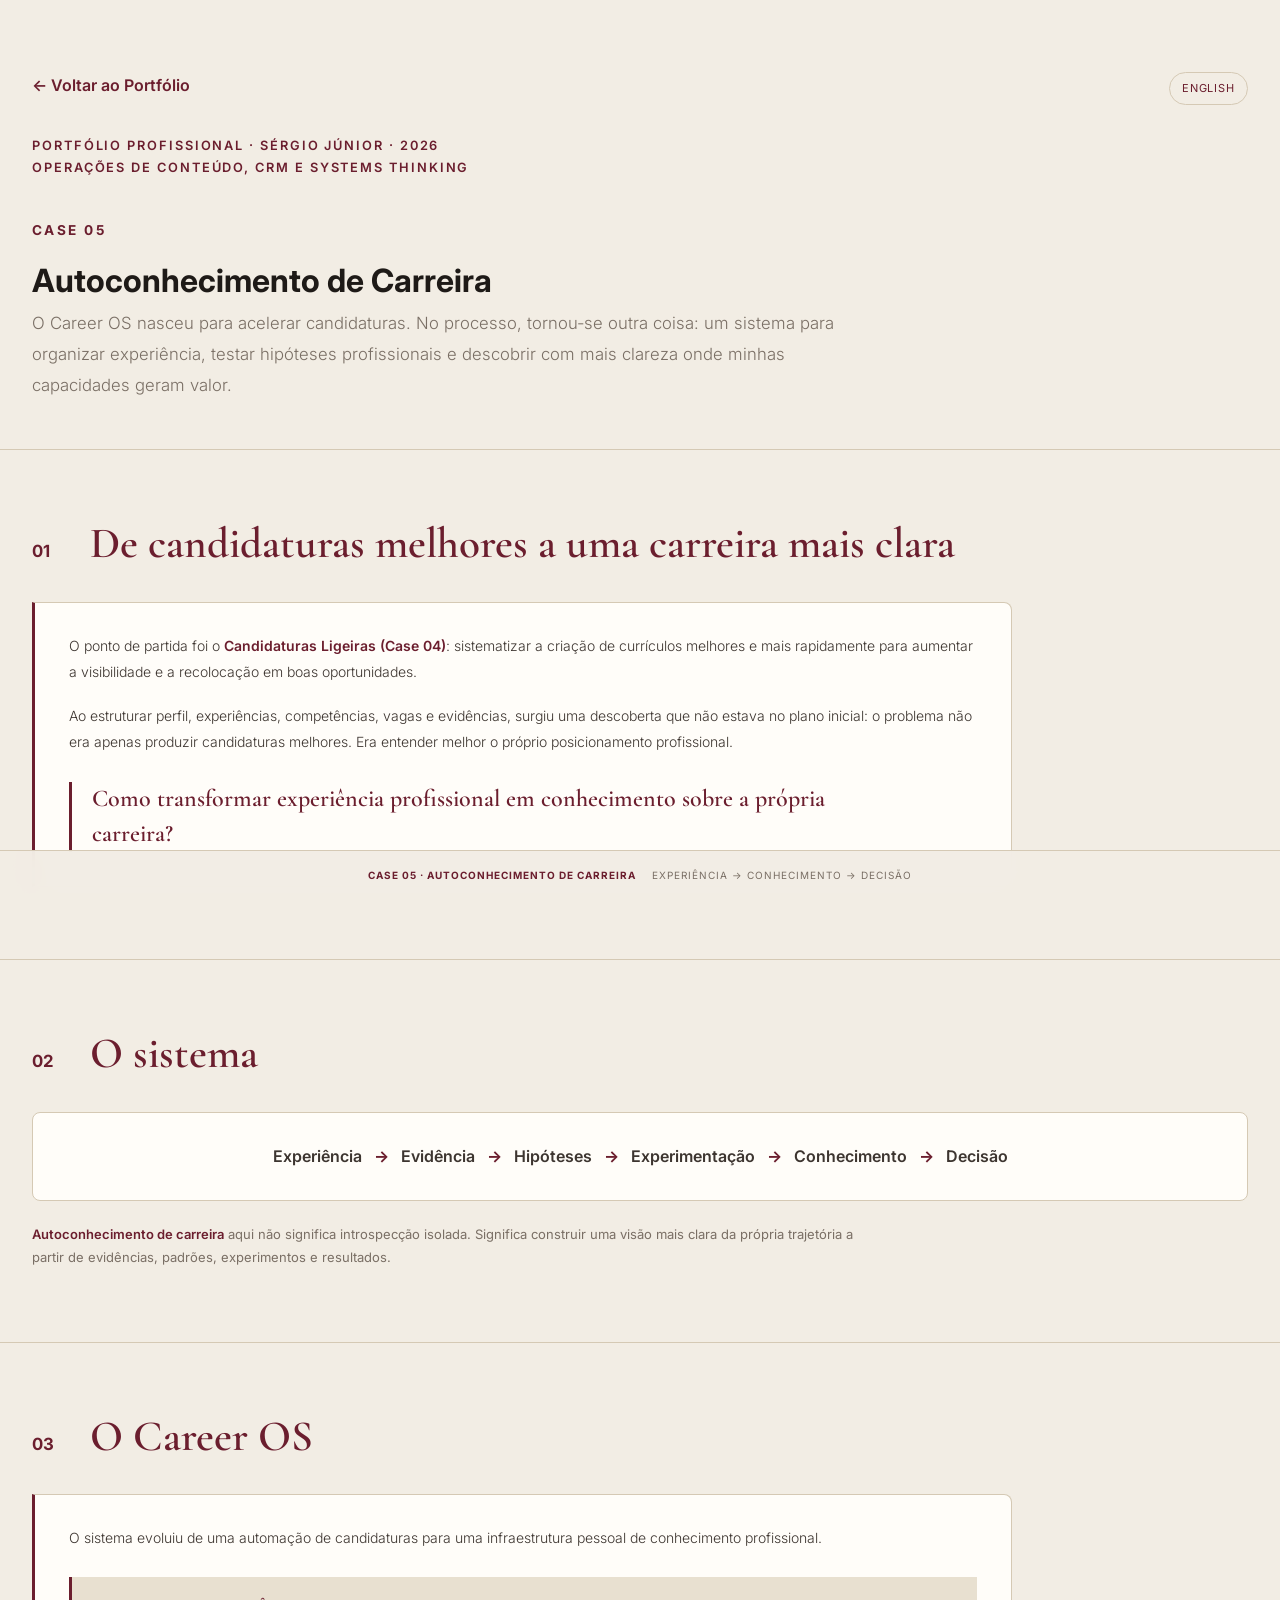
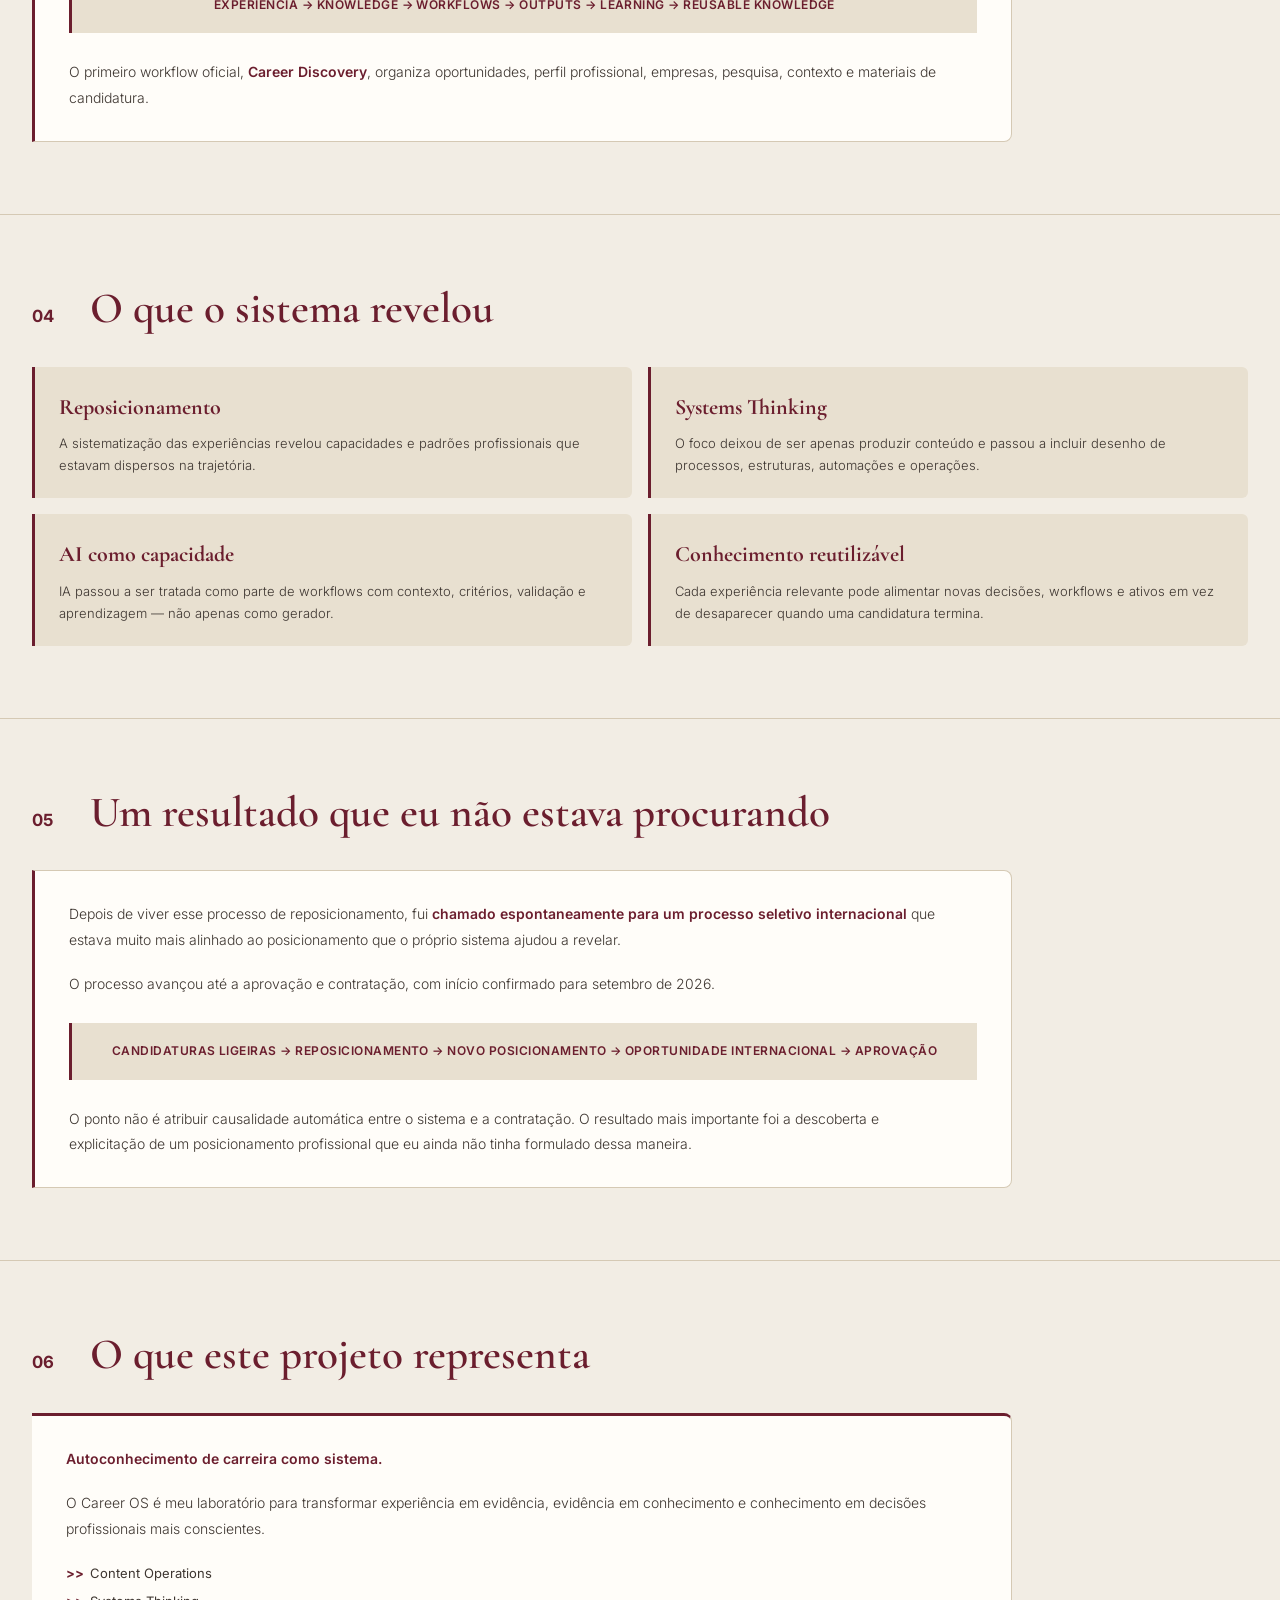
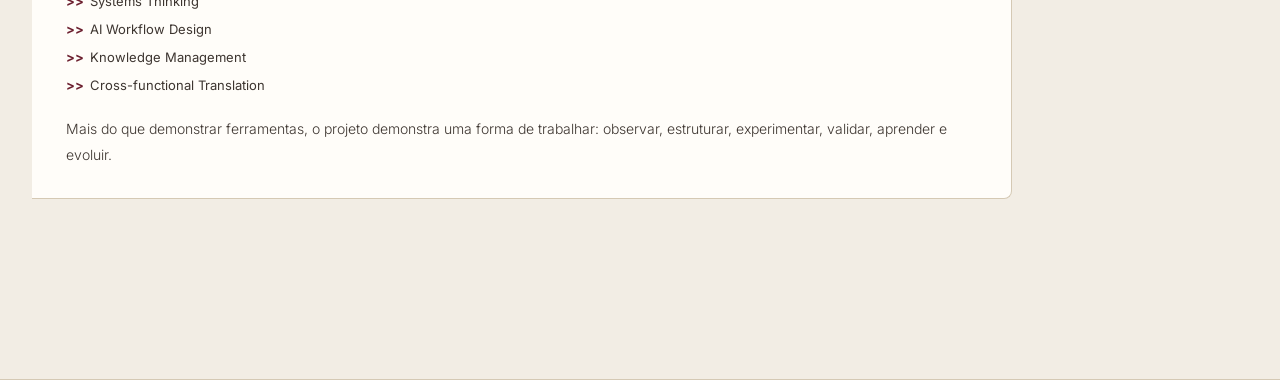
<file: case05/index.html>
<!DOCTYPE html>
<html lang="pt-BR">
<head><meta charset="UTF-8"><meta name="viewport" content="width=device-width, initial-scale=1.0"><title>Case 05 | Autoconhecimento de Carreira | Sérgio Júnior</title><link rel="stylesheet" href="style.css"></head>
<body>
<header class="topbar"><div class="topbar-content">
<a href="../" class="back-link">← Voltar ao Portfólio</a><a href="../en/case05/" class="lang-switch">English</a>
<div class="portfolio-meta">PORTFÓLIO PROFISSIONAL · SÉRGIO JÚNIOR · 2026<br>OPERAÇÕES DE CONTEÚDO, CRM E SYSTEMS THINKING</div>
<div class="hero-kicker">CASE 05</div><h1>Autoconhecimento de Carreira</h1>
<p class="intro-text">O Career OS nasceu para acelerar candidaturas. No processo, tornou-se outra coisa: um sistema para organizar experiência, testar hipóteses profissionais e descobrir com mais clareza onde minhas capacidades geram valor.</p>
</div></header>
<main>
<section class="step-section"><div class="step-header"><span class="step-number">01</span><h2>De candidaturas melhores a uma carreira mais clara</h2></div><div class="card"><p>O ponto de partida foi o <strong>Candidaturas Ligeiras (Case 04)</strong>: sistematizar a criação de currículos melhores e mais rapidamente para aumentar a visibilidade e a recolocação em boas oportunidades.</p><p>Ao estruturar perfil, experiências, competências, vagas e evidências, surgiu uma descoberta que não estava no plano inicial: o problema não era apenas produzir candidaturas melhores. Era entender melhor o próprio posicionamento profissional.</p><div class="highlight-quote">Como transformar experiência profissional em conhecimento sobre a própria carreira?</div></div></section>
<section class="step-section"><div class="step-header"><span class="step-number">02</span><h2>O sistema</h2></div><div class="flow"><div>Experiência</div><span>→</span><div>Evidência</div><span>→</span><div>Hipóteses</div><span>→</span><div>Experimentação</div><span>→</span><div>Conhecimento</div><span>→</span><div>Decisão</div></div><p class="section-note"><strong>Autoconhecimento de carreira</strong> aqui não significa introspecção isolada. Significa construir uma visão mais clara da própria trajetória a partir de evidências, padrões, experimentos e resultados.</p></section>
<section class="step-section"><div class="step-header"><span class="step-number">03</span><h2>O Career OS</h2></div><div class="card"><p>O sistema evoluiu de uma automação de candidaturas para uma infraestrutura pessoal de conhecimento profissional.</p><div class="mini-flow">EXPERIÊNCIA → KNOWLEDGE → WORKFLOWS → OUTPUTS → LEARNING → REUSABLE KNOWLEDGE</div><p>O primeiro workflow oficial, <strong>Career Discovery</strong>, organiza oportunidades, perfil profissional, empresas, pesquisa, contexto e materiais de candidatura.</p></div></section>
<section class="step-section"><div class="step-header"><span class="step-number">04</span><h2>O que o sistema revelou</h2></div><div class="grid"><article><h3>Reposicionamento</h3><p>A sistematização das experiências revelou capacidades e padrões profissionais que estavam dispersos na trajetória.</p></article><article><h3>Systems Thinking</h3><p>O foco deixou de ser apenas produzir conteúdo e passou a incluir desenho de processos, estruturas, automações e operações.</p></article><article><h3>AI como capacidade</h3><p>IA passou a ser tratada como parte de workflows com contexto, critérios, validação e aprendizagem — não apenas como gerador.</p></article><article><h3>Conhecimento reutilizável</h3><p>Cada experiência relevante pode alimentar novas decisões, workflows e ativos em vez de desaparecer quando uma candidatura termina.</p></article></div></section>
<section class="step-section"><div class="step-header"><span class="step-number">05</span><h2>Um resultado que eu não estava procurando</h2></div><div class="card"><p>Depois de viver esse processo de reposicionamento, fui <strong>chamado espontaneamente para um processo seletivo internacional</strong> que estava muito mais alinhado ao posicionamento que o próprio sistema ajudou a revelar.</p><p>O processo avançou até a aprovação e contratação, com início confirmado para setembro de 2026.</p><div class="mini-flow">CANDIDATURAS LIGEIRAS → REPOSICIONAMENTO → NOVO POSICIONAMENTO → OPORTUNIDADE INTERNACIONAL → APROVAÇÃO</div><p class="section-note">O ponto não é atribuir causalidade automática entre o sistema e a contratação. O resultado mais importante foi a descoberta e explicitação de um posicionamento profissional que eu ainda não tinha formulado dessa maneira.</p></div></section>
<section class="step-section"><div class="step-header"><span class="step-number">06</span><h2>O que este projeto representa</h2></div><div class="card emphasis"><p><strong>Autoconhecimento de carreira como sistema.</strong></p><p>O Career OS é meu laboratório para transformar experiência em evidência, evidência em conhecimento e conhecimento em decisões profissionais mais conscientes.</p><ul><li>Content Operations</li><li>Systems Thinking</li><li>AI Workflow Design</li><li>Knowledge Management</li><li>Cross-functional Translation</li></ul><p>Mais do que demonstrar ferramentas, o projeto demonstra uma forma de trabalhar: observar, estruturar, experimentar, validar, aprender e evoluir.</p></div></section>
</main><footer class="progress-nav"><span class="accent">CASE 05 · AUTOCONHECIMENTO DE CARREIRA</span><span>EXPERIÊNCIA → CONHECIMENTO → DECISÃO</span></footer>
</body></html>
</file>
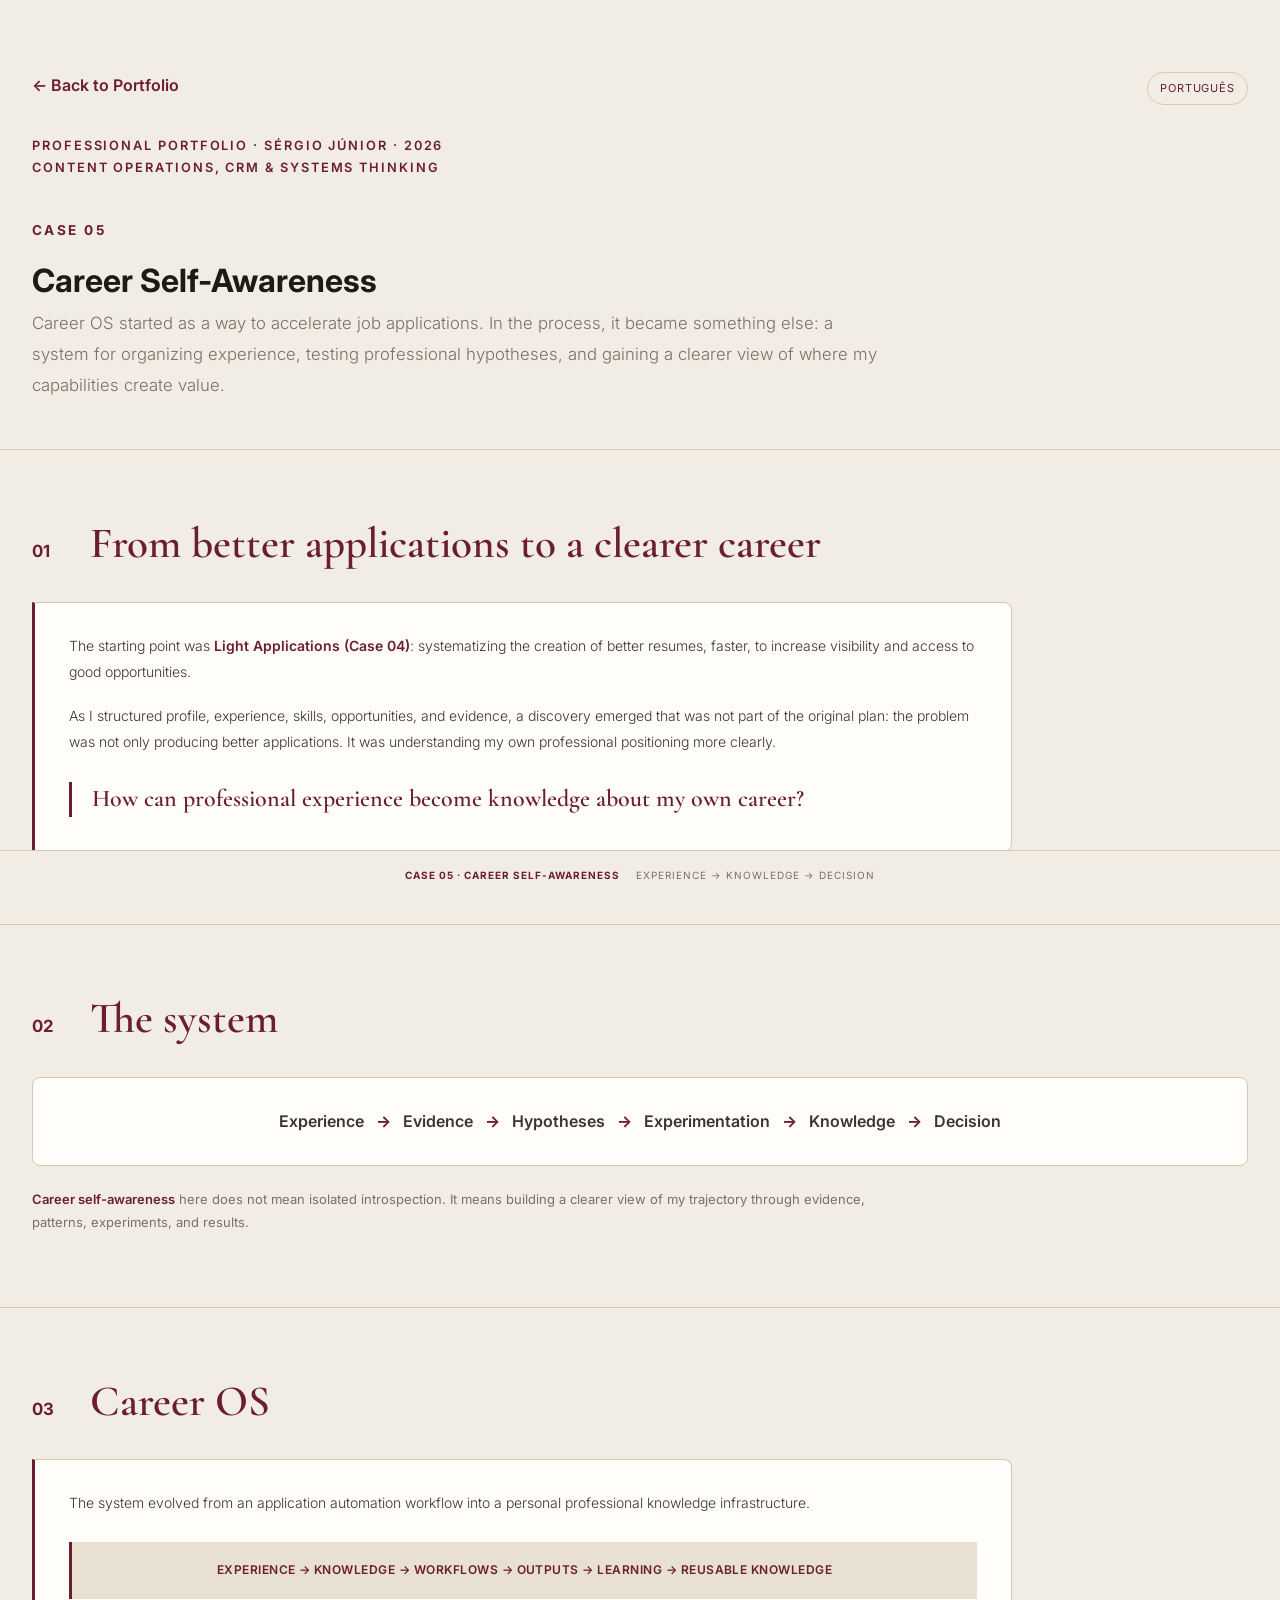
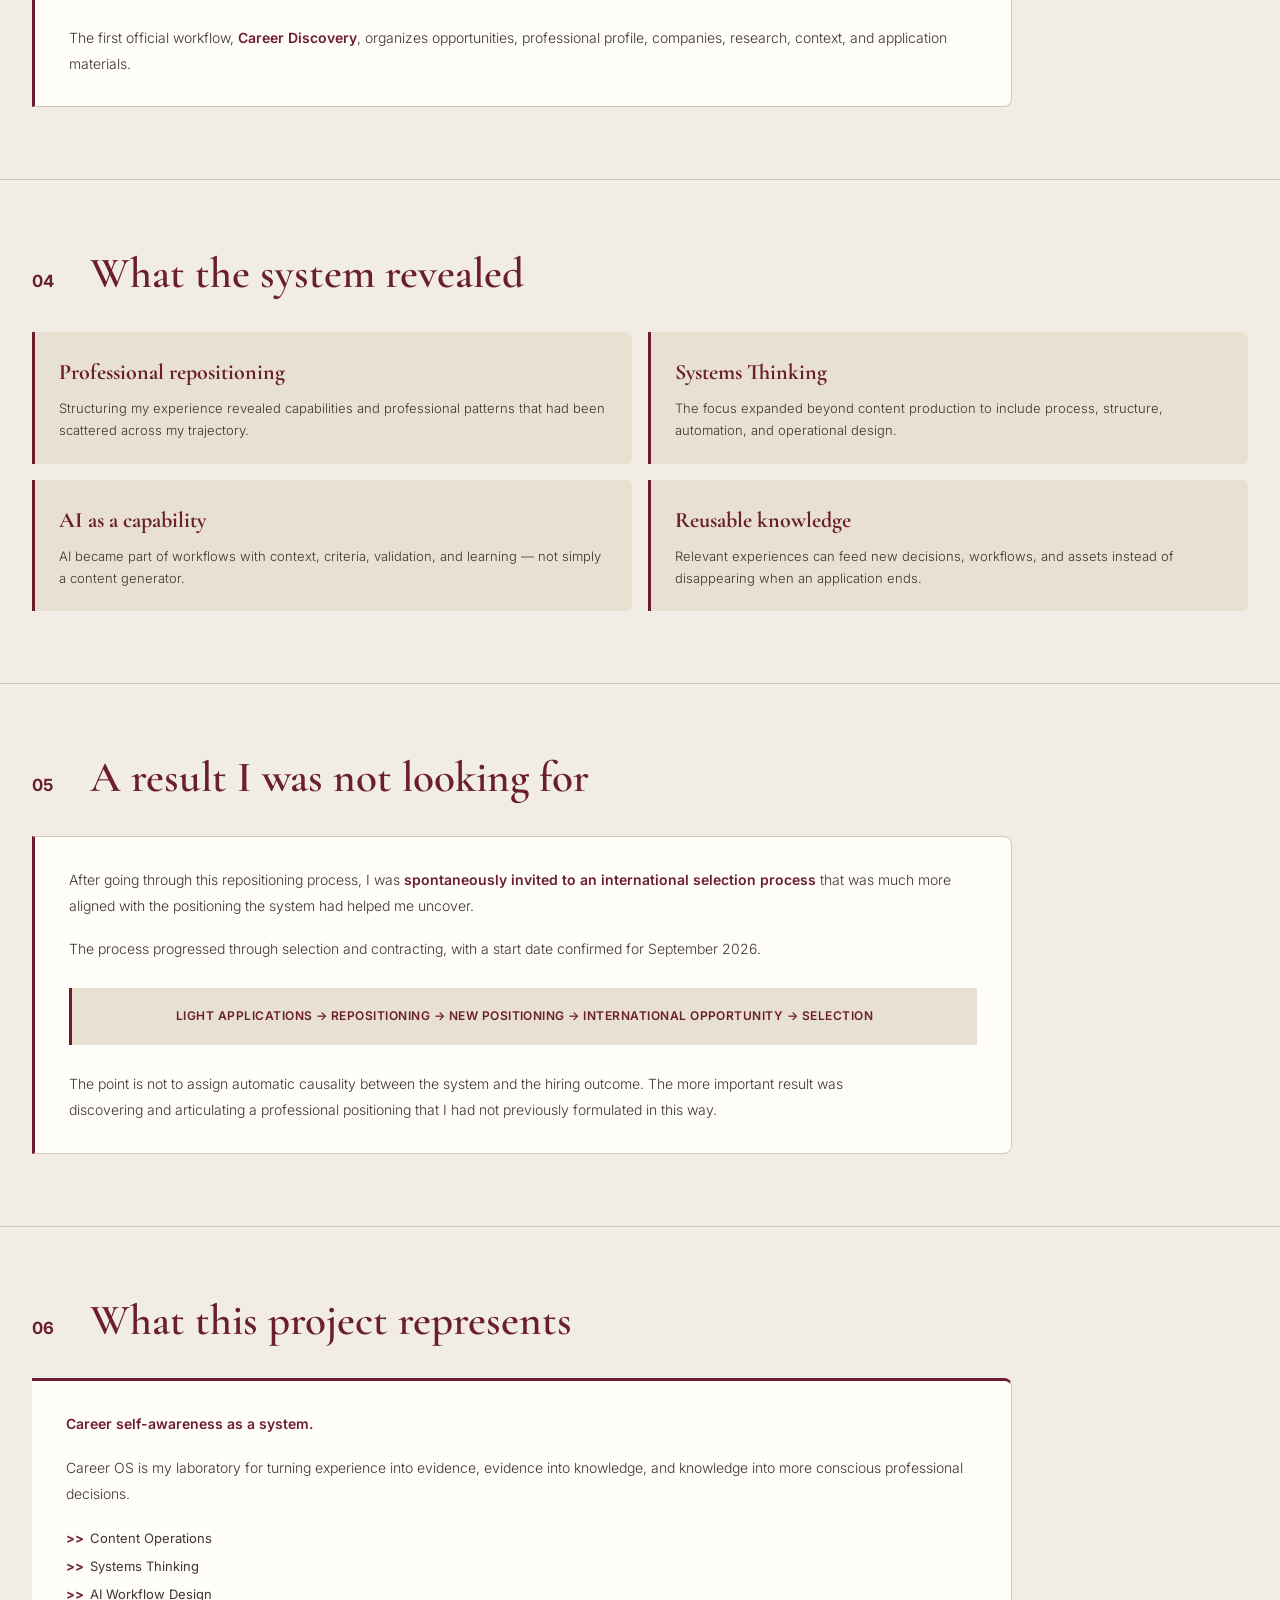
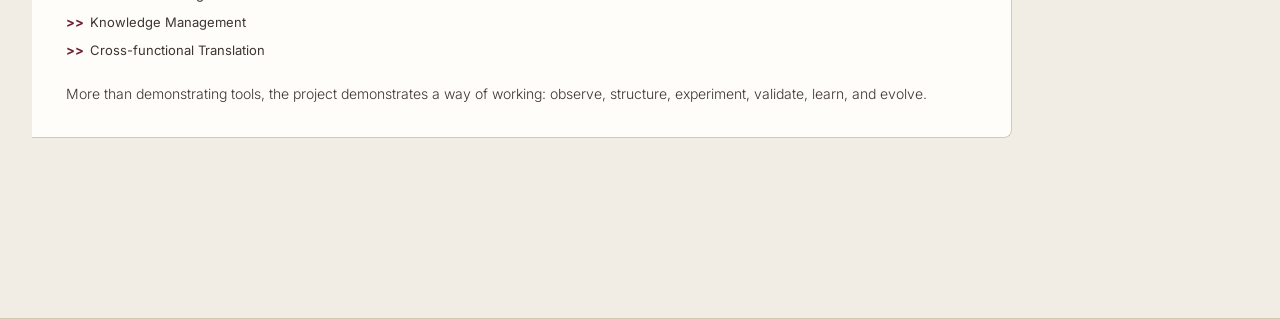
<file: en/case05/index.html>
<!DOCTYPE html>
<html lang="en">
<head><meta charset="UTF-8"><meta name="viewport" content="width=device-width, initial-scale=1.0"><title>Case 05 | Career Self-Awareness | Sérgio Júnior</title><link rel="stylesheet" href="../../case05/style.css"></head>
<body>
<header class="topbar"><div class="topbar-content">
<a href="../../" class="back-link">← Back to Portfolio</a><a href="../../case05/" class="lang-switch">Português</a>
<div class="portfolio-meta">PROFESSIONAL PORTFOLIO · SÉRGIO JÚNIOR · 2026<br>CONTENT OPERATIONS, CRM & SYSTEMS THINKING</div>
<div class="hero-kicker">CASE 05</div><h1>Career Self-Awareness</h1>
<p class="intro-text">Career OS started as a way to accelerate job applications. In the process, it became something else: a system for organizing experience, testing professional hypotheses, and gaining a clearer view of where my capabilities create value.</p>
</div></header>
<main>
<section class="step-section"><div class="step-header"><span class="step-number">01</span><h2>From better applications to a clearer career</h2></div><div class="card"><p>The starting point was <strong>Light Applications (Case 04)</strong>: systematizing the creation of better resumes, faster, to increase visibility and access to good opportunities.</p><p>As I structured profile, experience, skills, opportunities, and evidence, a discovery emerged that was not part of the original plan: the problem was not only producing better applications. It was understanding my own professional positioning more clearly.</p><div class="highlight-quote">How can professional experience become knowledge about my own career?</div></div></section>
<section class="step-section"><div class="step-header"><span class="step-number">02</span><h2>The system</h2></div><div class="flow"><div>Experience</div><span>→</span><div>Evidence</div><span>→</span><div>Hypotheses</div><span>→</span><div>Experimentation</div><span>→</span><div>Knowledge</div><span>→</span><div>Decision</div></div><p class="section-note"><strong>Career self-awareness</strong> here does not mean isolated introspection. It means building a clearer view of my trajectory through evidence, patterns, experiments, and results.</p></section>
<section class="step-section"><div class="step-header"><span class="step-number">03</span><h2>Career OS</h2></div><div class="card"><p>The system evolved from an application automation workflow into a personal professional knowledge infrastructure.</p><div class="mini-flow">EXPERIENCE → KNOWLEDGE → WORKFLOWS → OUTPUTS → LEARNING → REUSABLE KNOWLEDGE</div><p>The first official workflow, <strong>Career Discovery</strong>, organizes opportunities, professional profile, companies, research, context, and application materials.</p></div></section>
<section class="step-section"><div class="step-header"><span class="step-number">04</span><h2>What the system revealed</h2></div><div class="grid"><article><h3>Professional repositioning</h3><p>Structuring my experience revealed capabilities and professional patterns that had been scattered across my trajectory.</p></article><article><h3>Systems Thinking</h3><p>The focus expanded beyond content production to include process, structure, automation, and operational design.</p></article><article><h3>AI as a capability</h3><p>AI became part of workflows with context, criteria, validation, and learning — not simply a content generator.</p></article><article><h3>Reusable knowledge</h3><p>Relevant experiences can feed new decisions, workflows, and assets instead of disappearing when an application ends.</p></article></div></section>
<section class="step-section"><div class="step-header"><span class="step-number">05</span><h2>A result I was not looking for</h2></div><div class="card"><p>After going through this repositioning process, I was <strong>spontaneously invited to an international selection process</strong> that was much more aligned with the positioning the system had helped me uncover.</p><p>The process progressed through selection and contracting, with a start date confirmed for September 2026.</p><div class="mini-flow">LIGHT APPLICATIONS → REPOSITIONING → NEW POSITIONING → INTERNATIONAL OPPORTUNITY → SELECTION</div><p class="section-note">The point is not to assign automatic causality between the system and the hiring outcome. The more important result was discovering and articulating a professional positioning that I had not previously formulated in this way.</p></div></section>
<section class="step-section"><div class="step-header"><span class="step-number">06</span><h2>What this project represents</h2></div><div class="card emphasis"><p><strong>Career self-awareness as a system.</strong></p><p>Career OS is my laboratory for turning experience into evidence, evidence into knowledge, and knowledge into more conscious professional decisions.</p><ul><li>Content Operations</li><li>Systems Thinking</li><li>AI Workflow Design</li><li>Knowledge Management</li><li>Cross-functional Translation</li></ul><p>More than demonstrating tools, the project demonstrates a way of working: observe, structure, experiment, validate, learn, and evolve.</p></div></section>
</main><footer class="progress-nav"><span class="accent">CASE 05 · CAREER SELF-AWARENESS</span><span>EXPERIENCE → KNOWLEDGE → DECISION</span></footer>
</body></html>
</file>
<file: case05/style.css>
@import url('https://fonts.googleapis.com/css2?family=Cormorant+Garamond:wght@400;500;600;700&family=Inter:wght@300;400;500;600&display=swap');
:root{--beige:#F2EDE4;--beige-mid:#E8E0D0;--beige-dark:#D5C9B4;--wine:#6B1E2E;--wine-light:#8B2E42;--ink:#1E1A17;--ink-mid:#3D3530;--muted:#7A6F65;--rule:#C9BFA8;--max-width:1400px}*{box-sizing:border-box;margin:0;padding:0}html{scroll-behavior:smooth}body{background:var(--beige);color:var(--ink);font-family:'Inter',system-ui,sans-serif;line-height:1.7}.topbar{padding:72px 32px 48px;border-bottom:1px solid var(--beige-dark)}.topbar-content,main{max-width:var(--max-width);margin:0 auto}.back-link{display:inline-block;margin-bottom:36px;color:var(--wine);text-decoration:none;font-weight:600}.back-link:hover{opacity:.7}.lang-switch{float:right;color:var(--wine);text-decoration:none;border:1px solid var(--beige-dark);border-radius:999px;padding:6px 12px;font-size:11px;letter-spacing:.08em;text-transform:uppercase}.portfolio-meta{color:var(--wine);font-size:.8rem;letter-spacing:.15em;text-transform:uppercase;margin-bottom:18px;font-weight:600}.hero-kicker{color:var(--wine);font-size:.85rem;letter-spacing:.18em;text-transform:uppercase;margin:40px 0 12px;font-weight:700}.hero h1{font-family:'Cormorant Garamond',serif;font-size:clamp(3rem,6vw,5rem);font-weight:700;line-height:.98;color:var(--ink);margin-bottom:20px}.intro-text{font-size:1.05rem;font-weight:300;color:var(--muted);max-width:850px;line-height:1.85}.step-section{padding:72px 32px;border-bottom:1px solid var(--beige-dark)}.step-section:last-child{padding-bottom:180px}.step-header{display:flex;align-items:baseline;gap:18px;margin-bottom:36px}.step-number{color:var(--wine);font-size:1.05rem;font-weight:700;min-width:40px}.step-header h2{font-family:'Cormorant Garamond',serif;font-size:2.7rem;color:var(--wine);line-height:1;font-weight:600}.card{max-width:980px;background:#fffdf9;border:1px solid var(--beige-dark);border-left:3px solid var(--wine);padding:30px 34px;border-radius:0 8px 8px 0}.card p{font-size:14px;font-weight:300;color:var(--ink-mid);line-height:1.85;margin-bottom:18px}.card p:last-child{margin-bottom:0}.card strong,.section-note strong{color:var(--wine);font-weight:600}.highlight-quote{font-family:'Cormorant Garamond',serif;font-size:24px;font-weight:600;color:var(--wine);line-height:1.45;border-left:3px solid var(--wine);padding-left:20px;margin:28px 0 4px;max-width:760px}.flow,.mini-flow{display:flex;flex-wrap:wrap;align-items:center;justify-content:center;gap:12px}.flow{padding:30px;background:#fffdf9;border:1px solid var(--beige-dark);border-radius:8px;font-weight:600;color:var(--ink-mid)}.flow span{color:var(--wine);font-weight:700}.mini-flow{margin:26px 0;padding:18px 20px;background:var(--beige-mid);border-left:3px solid var(--wine);font-size:12px;font-weight:600;letter-spacing:.04em;color:var(--wine);text-align:center}.section-note{max-width:850px;margin:22px 0 0;color:var(--muted);font-size:13px;line-height:1.8}.grid{display:grid;grid-template-columns:repeat(2,minmax(0,1fr));gap:16px}.grid article{background:var(--beige-mid);border-left:3px solid var(--wine);padding:22px 24px;border-radius:0 6px 6px 0}.grid h3{font-family:'Cormorant Garamond',serif;font-size:22px;color:var(--wine);margin-bottom:6px}.grid p{font-size:13px;font-weight:300;color:var(--ink-mid);line-height:1.7}.emphasis{border-left:0;border-top:3px solid var(--wine)}.emphasis ul{list-style:none;margin:20px 0}.emphasis li{font-size:13px;color:var(--ink-mid);padding-left:24px;position:relative;margin:6px 0}.emphasis li::before{content:'>>';position:absolute;left:0;color:var(--wine);font-weight:700}.progress-nav{position:fixed;bottom:0;left:0;right:0;z-index:999;display:flex;justify-content:center;gap:16px;padding:16px 24px;background:rgba(242,237,228,.96);backdrop-filter:blur(12px);border-top:1px solid var(--beige-dark);font-size:10px;letter-spacing:.1em;text-transform:uppercase;color:var(--muted)}.progress-nav .accent{color:var(--wine);font-weight:700}@media(max-width:860px){.topbar{padding:48px 24px 36px}.step-section{padding:48px 24px}.step-header h2{font-size:2.25rem}.grid{grid-template-columns:1fr}.flow{justify-content:flex-start}.progress-nav{gap:10px;flex-wrap:wrap}.progress-nav span:last-child{display:none}.hero h1{font-size:3.1rem}}@media(max-width:600px){.topbar{padding:36px 18px 30px}.step-section{padding:42px 18px}.hero h1{font-size:2.45rem}.intro-text{font-size:.96rem}.step-header{gap:12px}.step-number{min-width:28px}.step-header h2{font-size:2rem}.card{padding:24px 22px}.highlight-quote{font-size:20px;padding-left:15px}.flow,.mini-flow{justify-content:flex-start}.flow{gap:8px}.flow span{display:none}.mini-flow{line-height:1.7}.progress-nav{font-size:8px;padding:13px 12px}}
</file>
